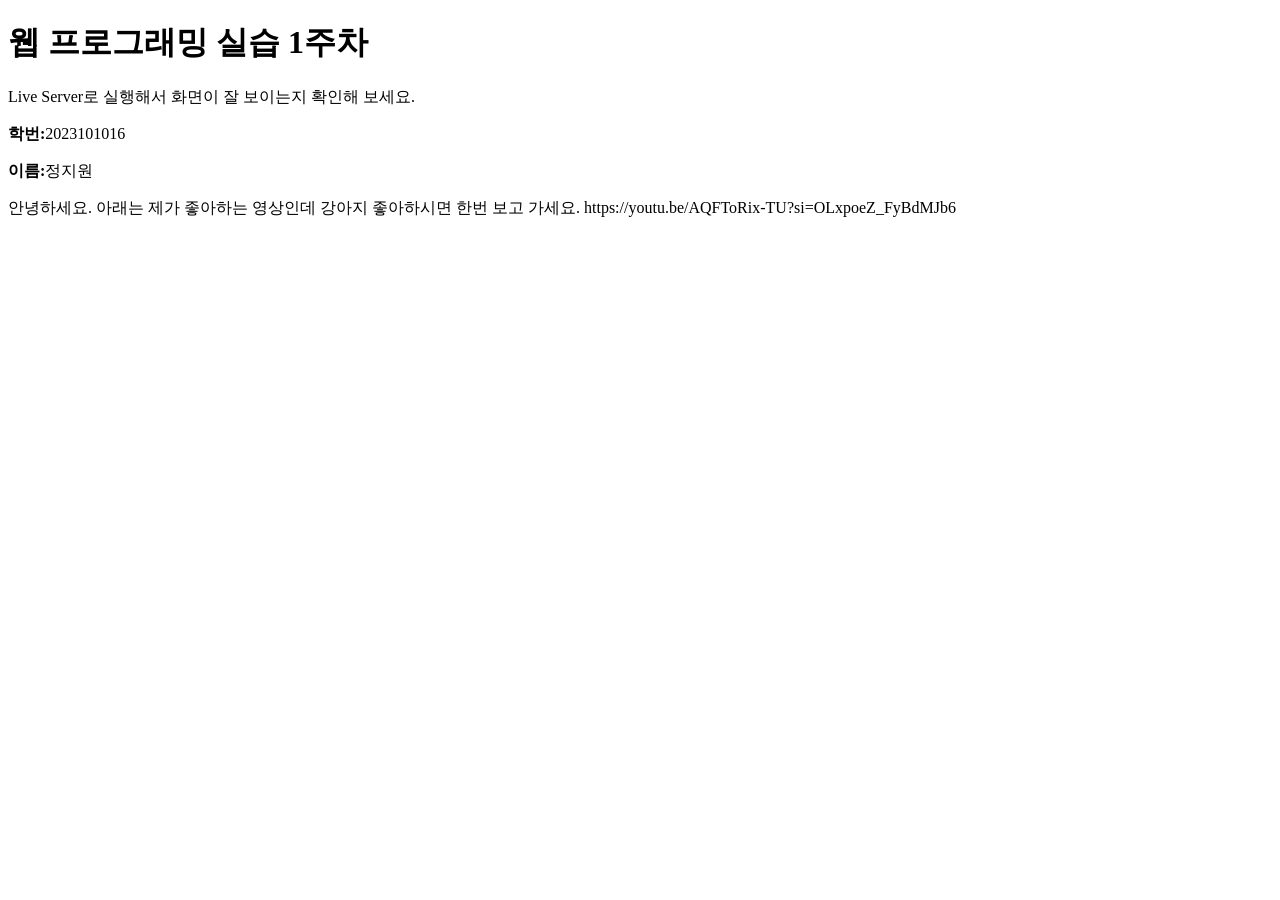
<file: 01-setup/index.html>
<!doctype html>
<html lang="ko">
  <head>
    <meta charset="UTF-8" />
    <meta name="viewport" content="width=device-width, initial-scale=1.0" />
    <title>1주차 - 개발환경 세팅</title>
  </head>
  <body>
    <!-- h1은 가장 큰 제목입니다. 페이지의 주제를 보여줄 때 자주 사용합니다. -->
    <h1>웹 프로그래밍 실습 1주차</h1>

    <!-- p는 문단입니다. 설명 문장을 적을 때 사용합니다. -->
    <p>Live Server로 실행해서 화면이 잘 보이는지 확인해 보세요.</p>

    <!-- strong은 중요한 글자를 강조할 때 사용합니다. -->
    <p><strong>학번:</strong>2023101016</p>
    <p><strong>이름:</strong>정지원</p>

    <!-- 아래 문장은 학생이 자유롭게 바꿔 보도록 만든 예시입니다. -->
    <p>안녕하세요. 아래는 제가 좋아하는 영상인데 강아지 좋아하시면 한번 보고 가세요.
      https://youtu.be/AQFToRix-TU?si=OLxpoeZ_FyBdMJb6
    </p>
  </body>
</html>
</file>
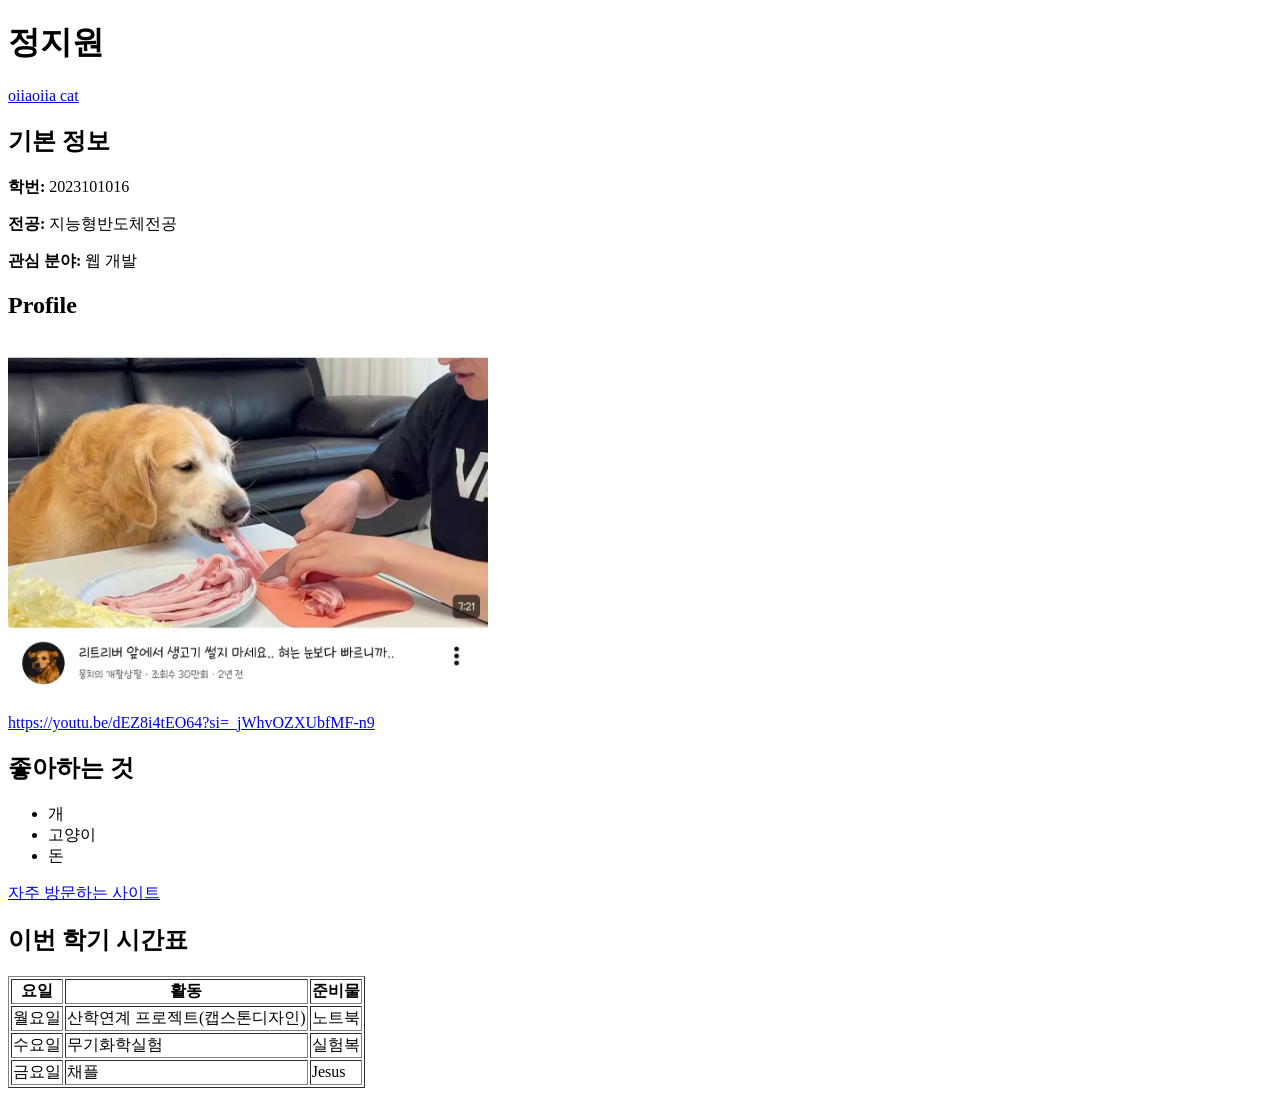
<file: 02-html/homework_1~2/index.html>
<!DOCTYPE html>
<html lang="ko">
  <head>
    <meta charset="UTF-8" />
    <meta name="viewport" content="width=device-width, initial-scale=1.0" />
    <title>정지원 - 자기소개 페이지</title>
  </head>
  <body>
    <header>
      <!-- TODO: 자신의 이름으로 수정해보세요. -->
      <h1>정지원</h1>
      <!-- TODO: 자신을 소개하는 한 줄 문장으로 수정해보세요. -->
      <p><A href = "https://youtu.be/bN1shALfJqg?si=YOX1mtsT3r0qKkCJ" target = "_blank" > oiiaoiia cat </A></p>
    </header>

    <main>
      <section>
        <h2>기본 정보</h2>
        <p><strong>학번:</strong> 2023101016</p>
        <p><strong>전공:</strong> 지능형반도체전공</p>
        <p><strong>관심 분야:</strong> 웹 개발</p>
      </section>

      <section>
        <h2>Profile</h2>
        <!-- TODO: alt 문구를 자신에게 맞게 조금 더 구체적으로 바꿔보세요. -->
        <img
          src="./HEp1PUDa8AAmBuq.jpg"
          alt="자기소개용 기본 프로필 이미지"
          width="480"
        />
        <p><A href = "https://youtu.be/dEZ8i4tEO64?si=_jWhvOZXUbfMF-n9" target = "_blank" > https://youtu.be/dEZ8i4tEO64?si=_jWhvOZXUbfMF-n9</A></p>
      </section>
      
      <section>
        <h2>좋아하는 것</h2>
        <ul>
          <!-- TODO: 자신이 좋아하는 활동이나 취미를 3개 이상 작성해보세요. -->
          <li>개</li>
          <li>고양이</li>
          <li>돈</li>
        </ul>

        <!-- TODO: 자주 방문하는 사이트 주소와 문구를 수정해보세요. -->
        <p>
          <a href="https://www.dhlottery.co.kr/" target="_blank">자주 방문하는 사이트</a>
        </p>
      </section>

      <section>
        <h2>이번 학기 시간표</h2>
        <table border="1">
          <tr>
            <th>요일</th>
            <th>활동</th>
            <th>준비물</th>
          </tr>
          <tr>
            <td>월요일</td>
            <td>산학연계 프로젝트(캡스톤디자인)</td>
            <td>노트북</td>
          </tr>
          <tr>
            <td>수요일</td>
            <td>무기화학실험</td>
            <td>실험복</td>
          </tr>
          <tr>
            <td>금요일</td>
            <td>채플</td>
            <td>Jesus</td>
          </tr>
        </table>
      </section>
    </main>
  </body>
</html>
</file>
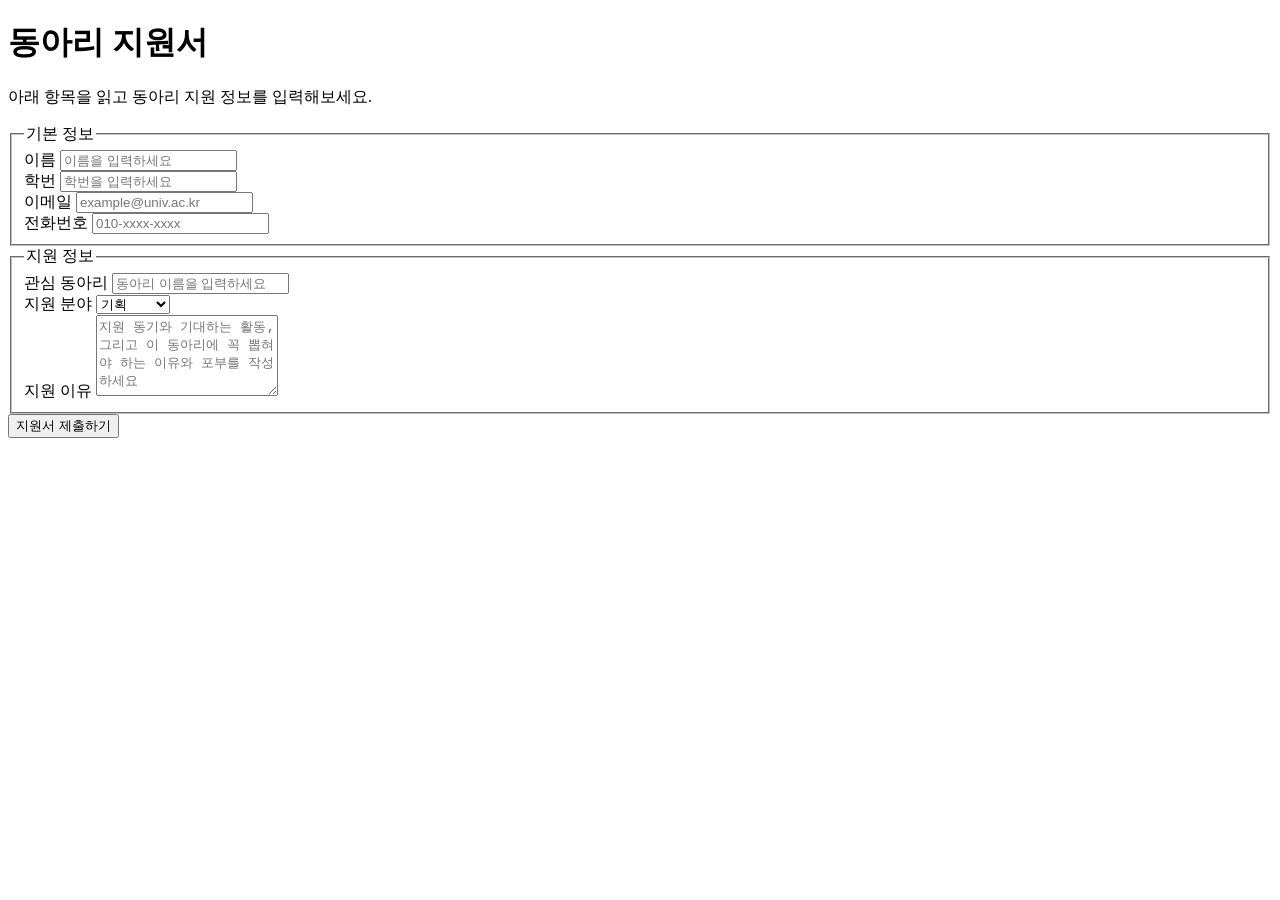
<file: 02-html/homework_3/index.html>
<!DOCTYPE html>
<html lang="ko">
  <head>
    <meta charset="UTF-8" />
    <meta name="viewport" content="width=device-width, initial-scale=1.0" />
    <title>동아리 지원 폼</title>
  </head>
  <body>
    <h1>동아리 지원서</h1>
    <p>아래 항목을 읽고 동아리 지원 정보를 입력해보세요.</p>

    <form>
      <fieldset>
        <legend>기본 정보</legend>

        <div>
          <label for="student-name">이름</label>
          <input id="student-name" type="text" placeholder="이름을 입력하세요" />
        </div>

        <div>
          <label for="student-id">학번</label>
          <input id="student-id" type="text" placeholder="학번을 입력하세요" />
        </div>

        <div>
          <label for="student-email">이메일</label>
          <input
            id="student-email"
            type="email"
            placeholder="example@univ.ac.kr"
          />
        </div>

        <div>
          <label for="student-number">전화번호</label>
          <input
            id="student=number"
            type="number"
            placeholder="010-xxxx-xxxx"
          />
        </div>
      </fieldset>

      <fieldset>
        <legend>지원 정보</legend>

        <div>
          <label for="club-name">관심 동아리</label>
          <input id="club-name" type="text" placeholder="동아리 이름을 입력하세요" />
        </div>

        <div>
          <label for="part">지원 분야</label>
          <select id="part">
            <option>기획</option>
            <option>디자인</option>
            <option>홍보</option>
            <option>개발</option>
            <option>마스코트</option>
          </select>
        </div>

        <div>
          <label for="reason">지원 이유</label>
          <textarea
            id="reason"
            rows="5"
            placeholder="지원 동기와 기대하는 활동, 그리고 이 동아리에 꼭 뽑혀야 하는 이유와 포부를 작성하세요"
          ></textarea>
        </div>
      </fieldset>

      <button type="submit">지원서 제출하기</button>
    </form>
  </body>
</html>
</file>
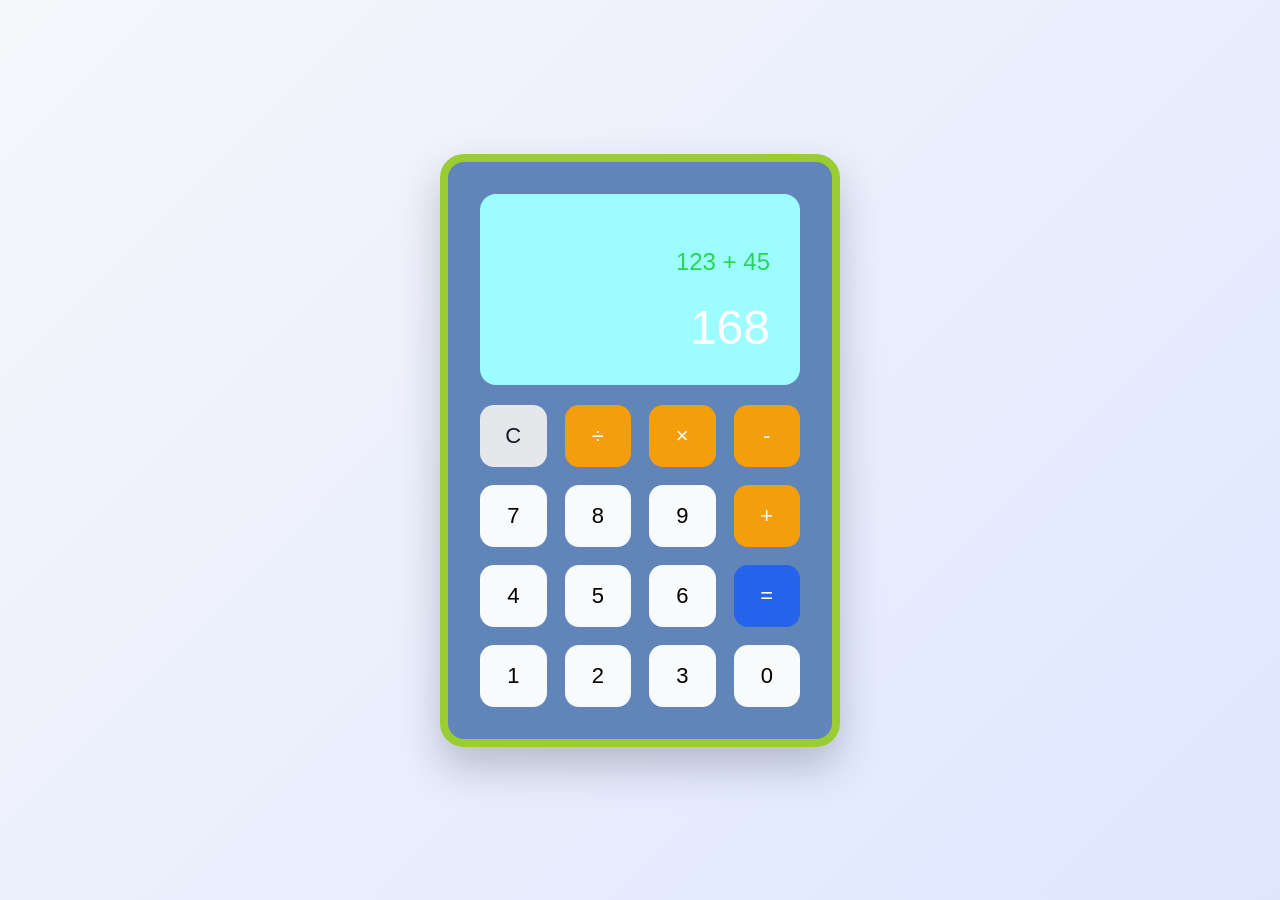
<file: 03-css/homework_1~2/index.html>
<!DOCTYPE html>
<html lang="ko">
  <head>
    <meta charset="UTF-8" />
    <meta name="viewport" content="width=device-width, initial-scale=1.0" />
    <title>계산기 디자인</title>
    <link rel="stylesheet" href="./style.css" />
  </head>
  <body>
    <div class="calculator">
      <div class="display">
        <p class="expression">123 + 45</p>
        <p class="result">168</p>
      </div>

      <div class="buttons">
        <button class="action">C</button>
        <button class="operator">÷</button>
        <button class="operator">×</button>
        <button class="operator">-</button>

        <button>7</button>
        <button>8</button>
        <button>9</button>
        <button class="operator">+</button>

        <button>4</button>
        <button>5</button>
        <button>6</button>
        <button class="equal">=</button>

        <button>1</button>
        <button>2</button>
        <button>3</button>
        <button>0</button>
      </div>
    </div>
  </body>
</html>
</file>
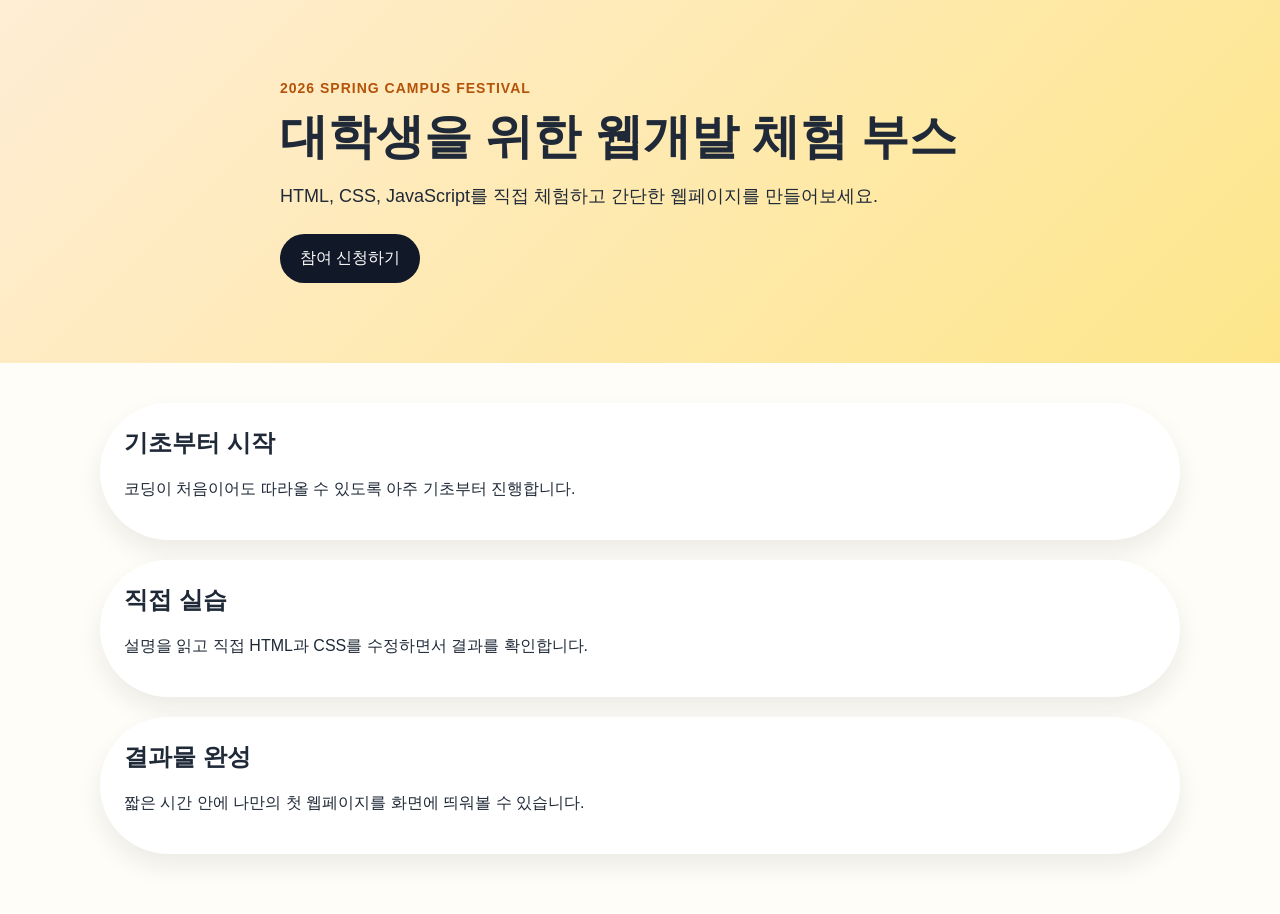
<file: 03-css/homework_3/index.html>
<!DOCTYPE html>
<html lang="ko">
  <head>
    <meta charset="UTF-8" />
    <meta name="viewport" content="width=device-width, initial-scale=1.0" />
    <title>캠퍼스 랜딩 페이지</title>
    <link rel="stylesheet" href="./style.css" />
  </head>
  <body>
    <header class="hero">
      <div class="hero-content">
        <p class="eyebrow">2026 SPRING CAMPUS FESTIVAL</p>
        <h1>대학생을 위한 웹개발 체험 부스</h1>
        <p class="hero-text">
          HTML, CSS, JavaScript를 직접 체험하고 간단한 웹페이지를 만들어보세요.
        </p>
        <a class="hero-button" href="#">참여 신청하기</a>
      </div>
    </header>

    <section class="info-section">
      <article class="info-card">
        <h2>기초부터 시작</h2>
        <p>코딩이 처음이어도 따라올 수 있도록 아주 기초부터 진행합니다.</p>
      </article>

      <article class="info-card">
        <h2>직접 실습</h2>
        <p>설명을 읽고 직접 HTML과 CSS를 수정하면서 결과를 확인합니다.</p>
      </article>

      <article class="info-card">
        <h2>결과물 완성</h2>
        <p>짧은 시간 안에 나만의 첫 웹페이지를 화면에 띄워볼 수 있습니다.</p>
      </article>
    </section>
  </body>
</html>
</file>
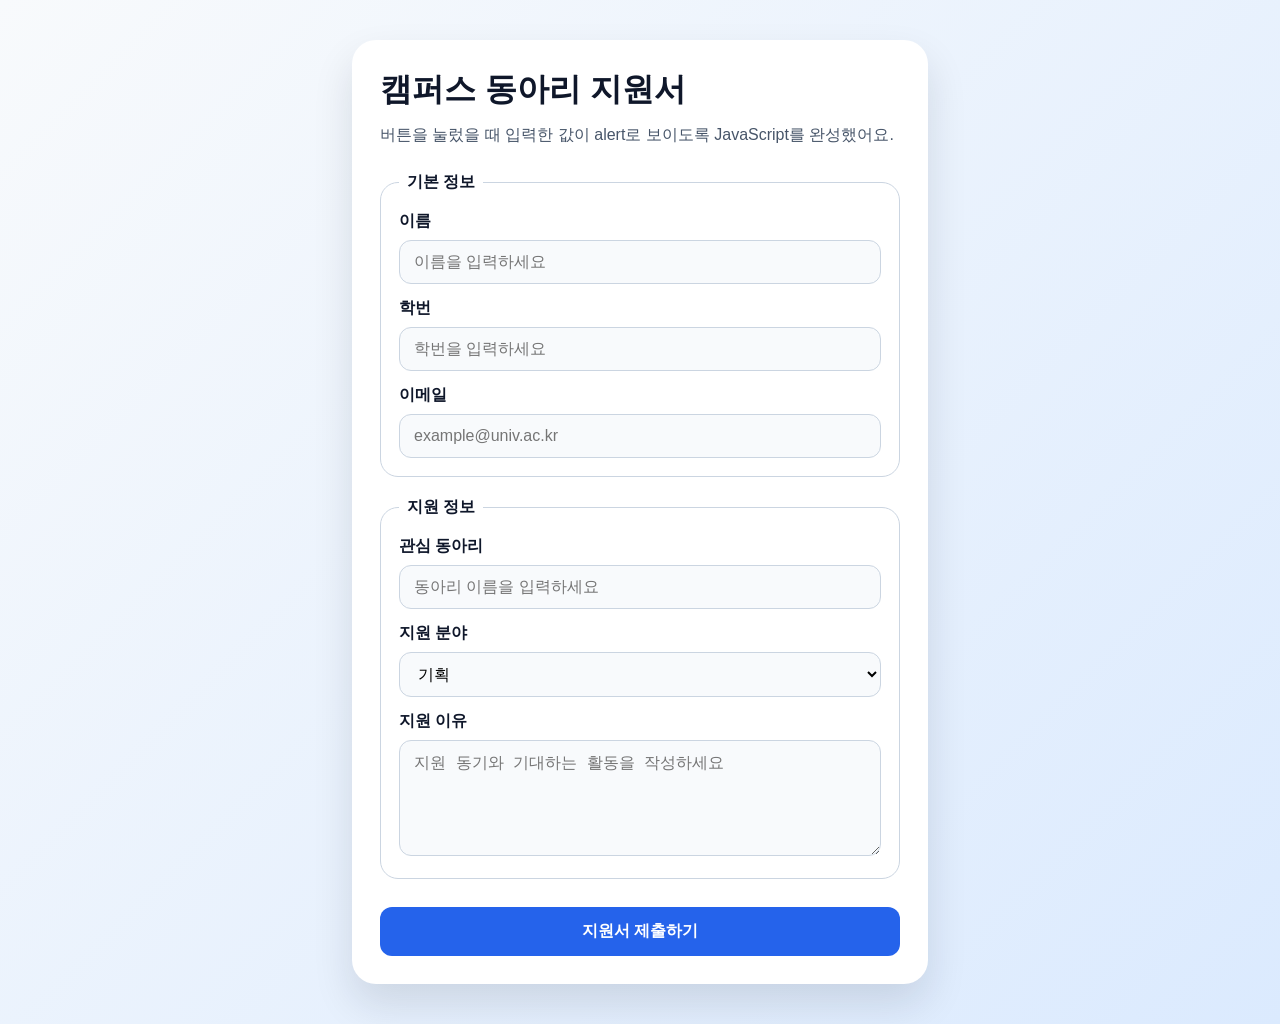
<file: 04-javascript/homework_1/index.html>
<!DOCTYPE html>
<html lang="ko">
  <head>
    <meta charset="UTF-8" />
    <meta name="viewport" content="width=device-width, initial-scale=1.0" />
    <title>동아리 지원서 제출</title>
    <link rel="stylesheet" href="./style.css" />
  </head>
  <body>
    <div class="page">
      <form class="application-form" id="club-form">
        <h1>캠퍼스 동아리 지원서</h1>
        <p class="description">버튼을 눌렀을 때 입력한 값이 alert로 보이도록 JavaScript를 완성했어요.</p>

        <fieldset>
          <legend>기본 정보</legend>

          <label for="student-name">이름</label>
          <input id="student-name" type="text" placeholder="이름을 입력하세요" />

          <label for="student-id">학번</label>
          <input id="student-id" type="text" placeholder="학번을 입력하세요" />

          <label for="student-email">이메일</label>
          <input
            id="student-email"
            type="email"
            placeholder="example@univ.ac.kr"
          />
        </fieldset>

        <fieldset>
          <legend>지원 정보</legend>

          <label for="club-name">관심 동아리</label>
          <input id="club-name" type="text" placeholder="동아리 이름을 입력하세요" />

          <label for="part">지원 분야</label>
          <select id="part">
            <option>기획</option>
            <option>디자인</option>
            <option>홍보</option>
            <option>개발</option>
          </select>

          <label for="reason">지원 이유</label>
          <textarea
            id="reason"
            rows="5"
            placeholder="지원 동기와 기대하는 활동을 작성하세요"
          ></textarea>
        </fieldset>

        <button type="submit">지원서 제출하기</button>
      </form>
    </div>

    <script src="./script.js"></script>
  </body>
</html>
</file>
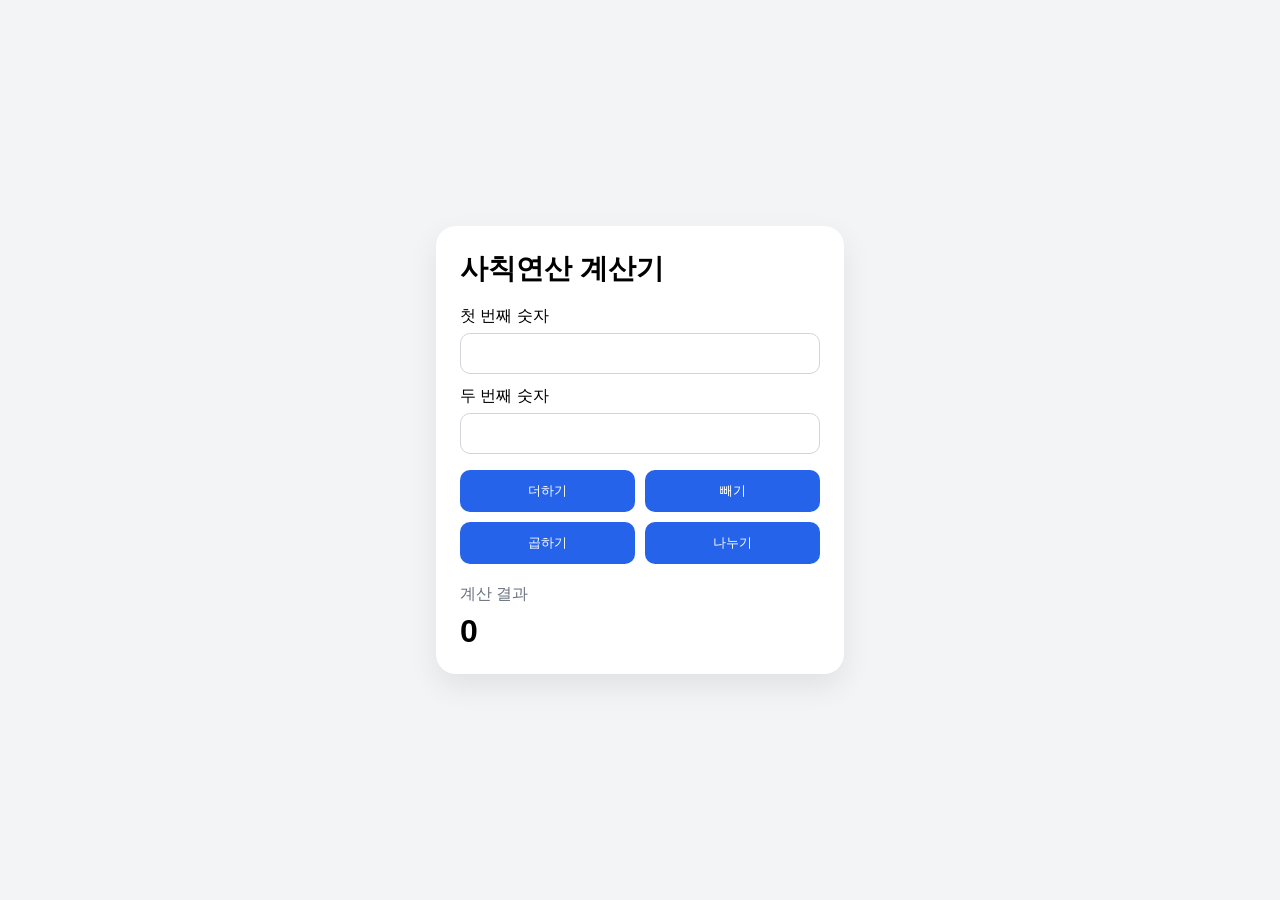
<file: 04-javascript/homework_2/index.html>
<!DOCTYPE html>
<html lang="ko">
  <head>
    <meta charset="UTF-8" />
    <meta name="viewport" content="width=device-width, initial-scale=1.0" />
    <title>JavaScript 계산기</title>
    <link rel="stylesheet" href="./style.css" />
  </head>
  <body>
    <div class="calculator">
      <h1>사칙연산 계산기</h1>

      <label for="first-number">첫 번째 숫자</label>
      <input id="first-number" type="number" />

      <label for="second-number">두 번째 숫자</label>
      <input id="second-number" type="number" />

      <div class="button-row">
        <button id="add-button">더하기</button>
        <button id="subtract-button">빼기</button>
        <button id="multiply-button">곱하기</button>
        <button id="divide-button">나누기</button>
      </div>

      <p class="result-label">계산 결과</p>
      <p id="result">0</p>
    </div>

    <script src="./script.js"></script>
  </body>
</html>
</file>
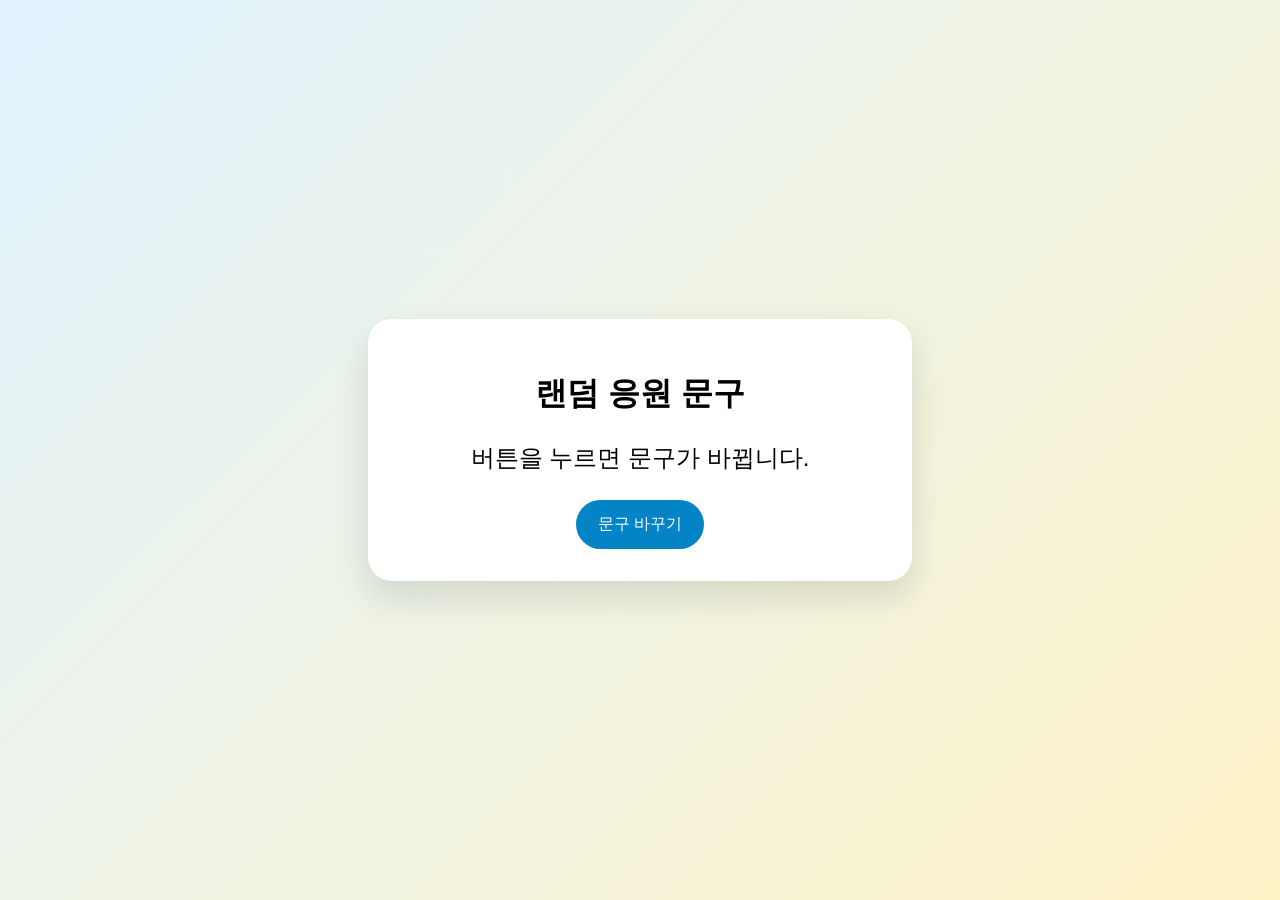
<file: 04-javascript/homework_3-1/index.html>
<!DOCTYPE html>
<html lang="ko">
  <head>
    <meta charset="UTF-8" />
    <meta name="viewport" content="width=device-width, initial-scale=1.0" />
    <title>랜덤 문구 출력</title>
    <link rel="stylesheet" href="./style.css" />
  </head>
  <body>
    <main class="quote-card">
      <h1>랜덤 응원 문구</h1>
      <p id="quote-text">버튼을 누르면 문구가 바뀝니다.</p>
      <button id="quote-button">문구 바꾸기</button>
    </main>

    <script src="./script.js"></script>
  </body>
</html>
</file>
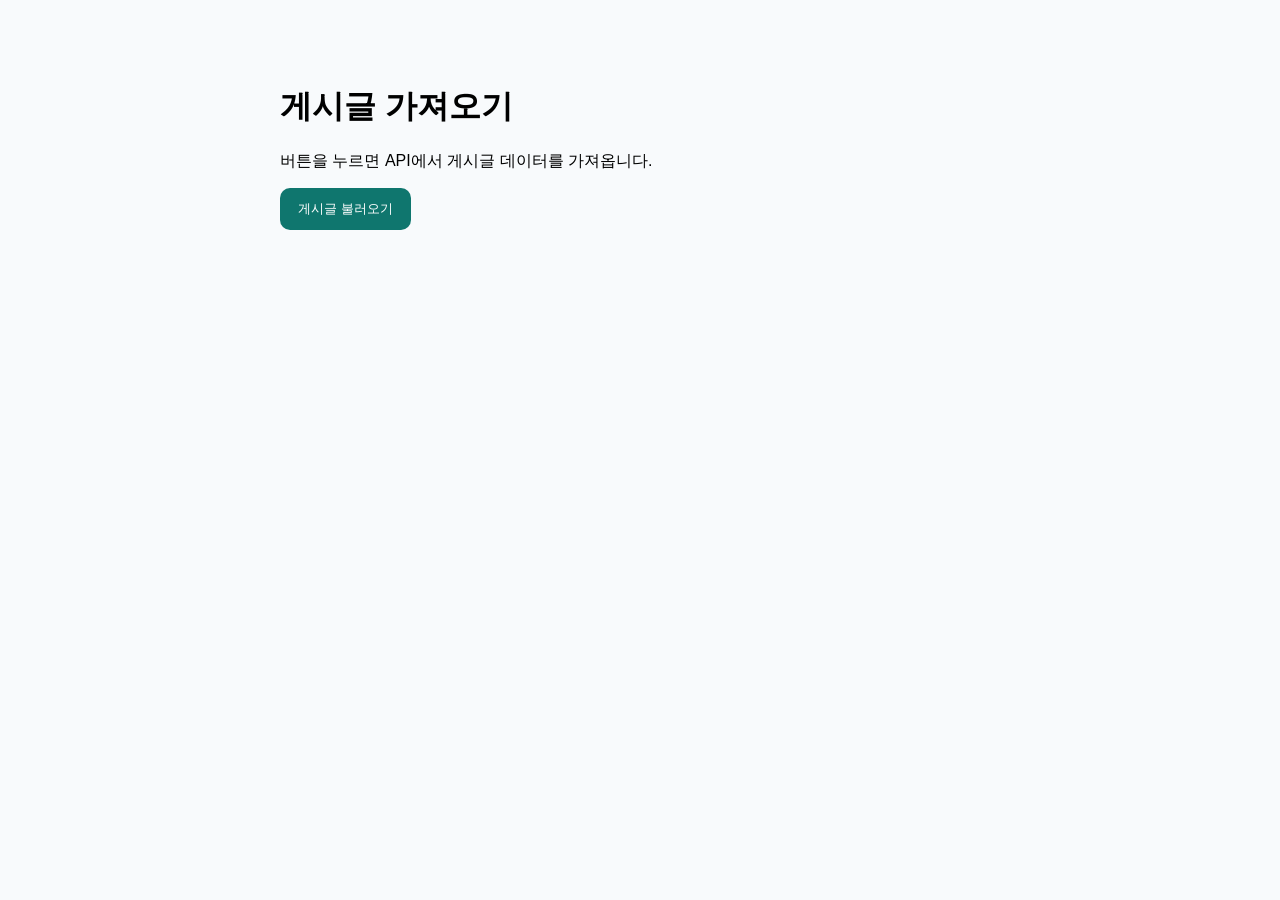
<file: 06-http-fetch/homework_1/index.html>
<!DOCTYPE html>
<html lang="ko">
  <head>
    <meta charset="UTF-8" />
    <meta name="viewport" content="width=device-width, initial-scale=1.0" />
    <title>HTTP fetch 실습</title>
    <link rel="stylesheet" href="./style.css" />
  </head>
  <body>
    <main class="container">
      <h1>게시글 가져오기</h1>
      <p>버튼을 누르면 API에서 게시글 데이터를 가져옵니다.</p>

      <button id="load-button">게시글 불러오기</button>
      <div id="post-list" class="post-list"></div>
    </main>

    <script src="./script.js"></script>
  </body>
</html>

<!-- Q1. Request와 Response란?-->
<!-- Request: 클라이언트가 서버 쪽에 보내는 요청 메시지 -->
<!-- Response: 서버가 클라이언트에게 되돌려주는 응답 메시지 -->

<!-- Q2. API가 필요한 이유-->
<!-- API는 서로 다른 프로그램이 데이터를 주고받을 수 있게 해준다. API를 쓰면 기능을 따로 구현하지 않고도 원하는 기능을 다른 프로그램에서 빌려와 사용할 수 있다-->
<!-- EX. 날씨 정보 API 등등-->

<!--Q3. JSON이라는 형식이 필요한 이유-->
<!--JSON은 데이터를 구조적으로 표현하기 위한 형식. 서버-클라이언트 간 데이터를 주고받을 때 데이터 형식을 통일시킬 필요가 있는데, JSON은 다양한 언어에서 쉽게 사용이 가능해서 자주 쓰인다.-->
</file>
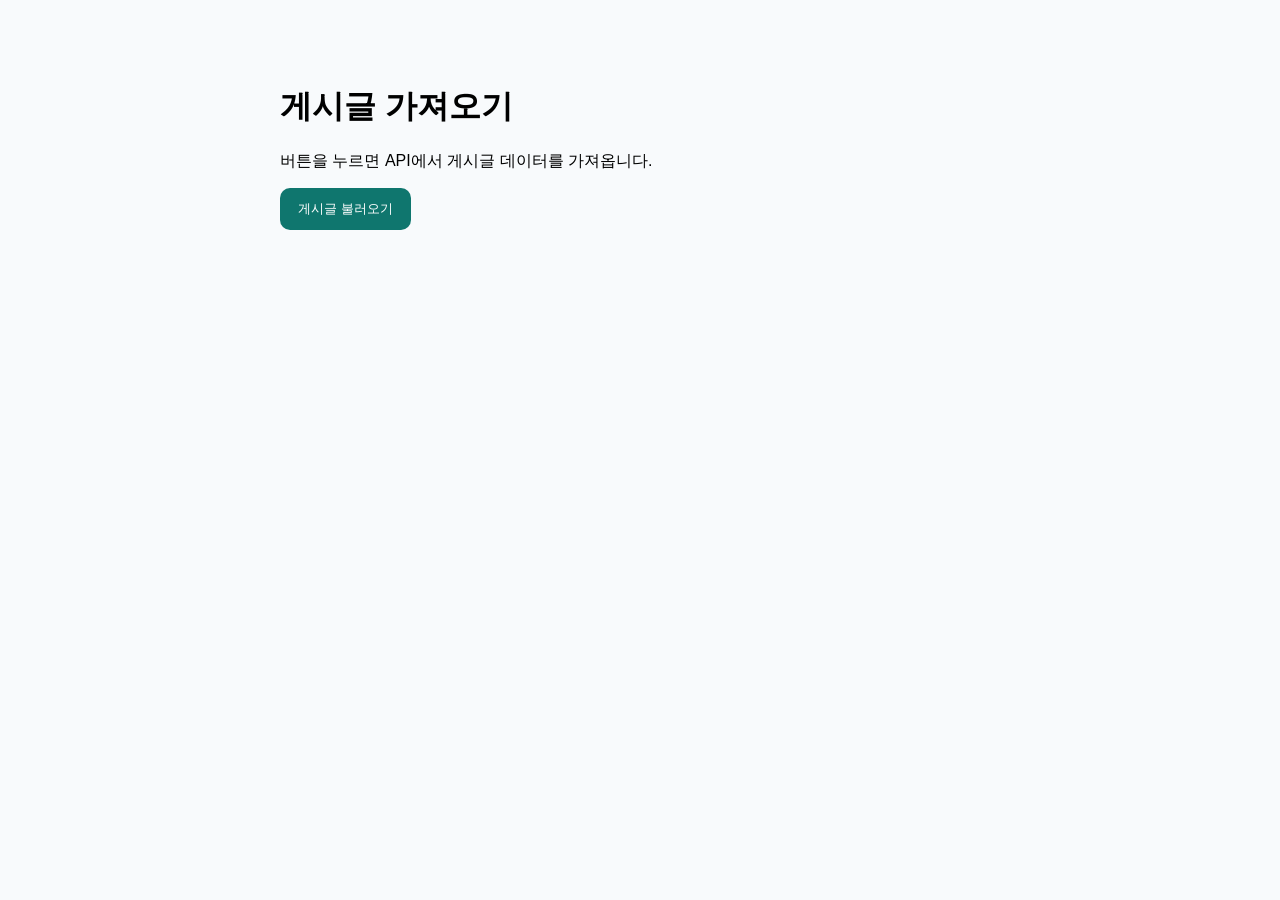
<file: 06-http-fetch/homework_2/index.html>
<!DOCTYPE html>
<html lang="ko">
  <head>
    <meta charset="UTF-8" />
    <meta name="viewport" content="width=device-width, initial-scale=1.0" />
    <title>HTTP fetch 실습</title>
    <link rel="stylesheet" href="./style.css" />
  </head>
  <body>
    <main class="container">
      <h1>게시글 가져오기</h1>
      <p>버튼을 누르면 API에서 게시글 데이터를 가져옵니다.</p>

      <button id="load-button">게시글 불러오기</button>
      <div id="post-list" class="post-list"></div>
    </main>

    <script src="./script.js"></script>
  </body>
</html>
</file>
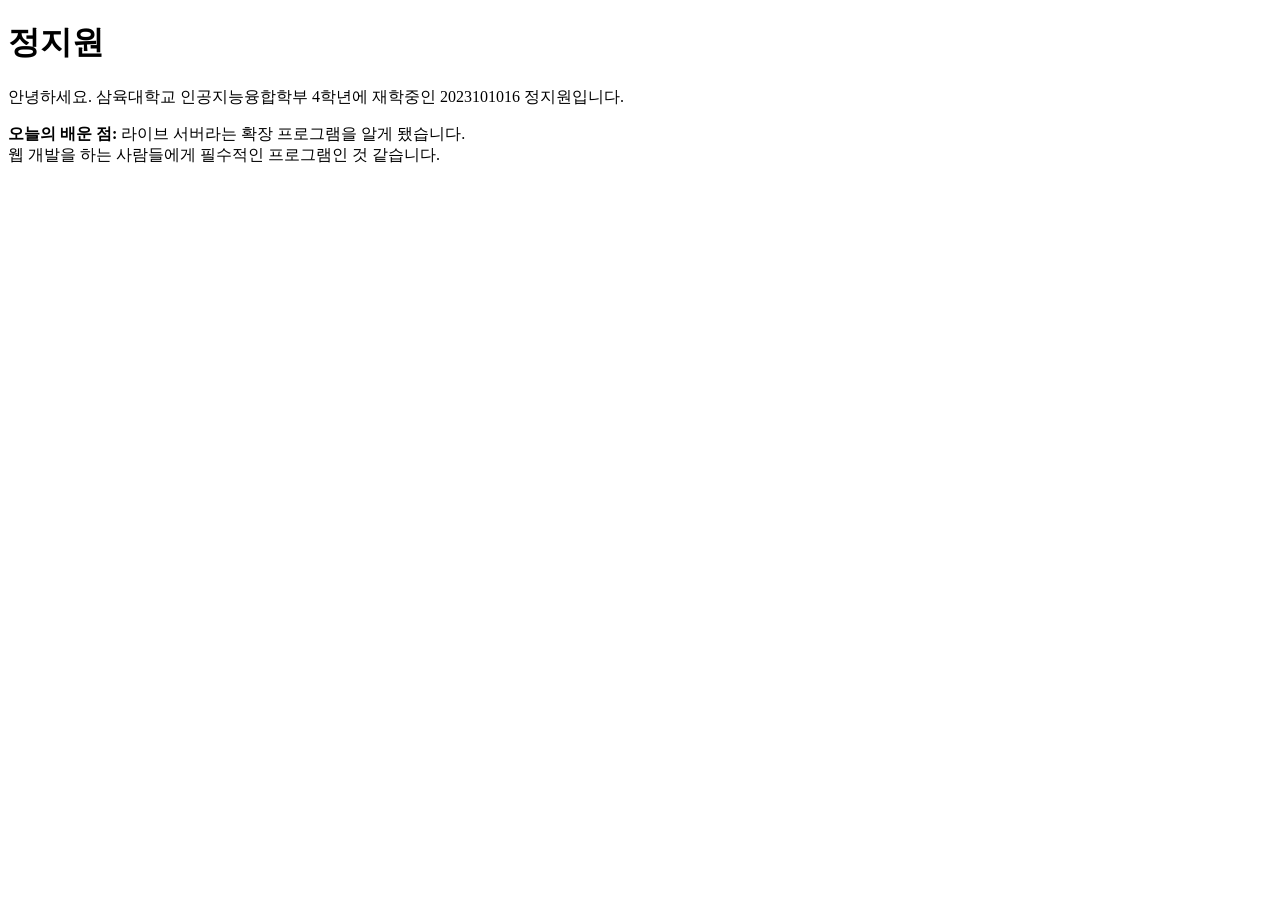
<file: 01-setup/index-1.html>
<!DOCTYPE html>
<html lang="ko">
  <head>
    <meta charset="UTF-8" />
    <meta name="viewport" content="width=device-width, initial-scale=1.0" />
    <title>HTML Playground</title>
  </head>
  <body>
    <!-- TODO: 아래 제목을 자신의 이름으로 바꿔보세요. -->
    <h1>정지원</h1>

    <!-- TODO: 아래 문장을 자기소개 한 줄로 바꿔보세요. -->
    <p>안녕하세요. 삼육대학교 인공지능융합학부 4학년에 재학중인 2023101016 정지원입니다.</p>

    <!-- TODO: 문단을 하나 더 추가해서 오늘 배운 점을 적어보세요. -->
     <p><strong>오늘의 배운 점:</strong> 라이브 서버라는 확장 프로그램을 알게 됐습니다.<br>
      웹 개발을 하는 사람들에게 필수적인 프로그램인 것 같습니다.</p>
  </body>
</html>
</file>
<file: 03-css/homework_1~2/style.css>
/* 페이지 전체 배경과 기본 글꼴을 지정합니다. */
body {
  margin: 0;
  min-height: 100vh;
  display: flex;
  justify-content: center;
  align-items: center;
  background: linear-gradient(135deg, #f6f7fb, #dfe7ff);
  font-family: Arial, sans-serif;
}

/* 계산기 바깥 상자입니다. */
.calculator {
  width: 320px;
  padding: 32px;
  border: 8px solid yellowgreen;
  border-radius: 24px;
  background-color: #6185b8;
  box-shadow: 0 20px 40px rgba(31, 41, 55, 0.25);
}

/* 계산 결과가 표시되는 영역입니다. */
.display {
  margin-bottom: 20px;
  padding: 30px;
  border-radius: 16px;
  background-color: #9dfcff;
  color: #ffffff;
  text-align: right;
}

.expression {
  min-height: 24px;
  color: #2cd356;
  font-size: 24px;
}

.result {
  margin: 8px 0 0;
  min-height: 40px;
  font-size: 48px;
}

/* 버튼들을 격자 형태로 배치합니다. */
.buttons {
  display: grid;
  grid-template-columns: repeat(4, 1fr);
  gap: 18px;
}

/* 모든 버튼의 공통 스타일입니다. */
button {
  border: none;
  border-radius: 14px;
  padding: 18px 0;
  font-size: 22px;
  cursor: pointer;
  background-color: #f9fafb;
}

/* 연산자 버튼은 눈에 띄게 색을 다르게 줍니다. */
.operator {
  background-color: #f59e0b;
  color: #ffffff;
}

/* 등호 버튼은 두 칸을 차지하도록 만듭니다. */
.action {
  background-color: #e5e7eb;
  color: #111827;
}

.equal {
  background-color: #2563eb;
  color: #ffffff;
}
</file>
<file: 03-css/homework_3/style.css>
body {
  margin: 0;
  font-family: Arial, sans-serif;
  background-color: #fffdf7;
  color: #1f2937;
}

.hero {
  padding: 80px 20px;
  background: linear-gradient(135deg, #ffedd5, #fde68a);
}

.hero-content {
  max-width: 720px;
  margin: 0 auto;
}

.eyebrow {
  margin: 0 0 12px;
  font-size: 14px;
  font-weight: bold;
  letter-spacing: 1px;
  color: #b45309;
}

.hero h1 {
  margin: 0 0 16px;
  font-size: 48px;
  line-height: 1.2;
}

.hero-text {
  margin: 0 0 24px;
  font-size: 18px;
  line-height: 1.6;
}

.hero-button {
  display: inline-block;
  padding: 14px 20px;
  border-radius: 999px;
  background-color: #111827;
  color: #ffffff;
  text-decoration: none;
}

.info-section {
  max-width: 1080px;
  margin: 0 auto;
  padding: 40px 20px 60px;
  display: grid;
  gap: 20px;
}

.info-card {
  grid: 1;
  padding: 24px;
  border-radius: 100px;
  background-color: #ffffff;
  box-shadow: 0 12px 24px rgba(15, 23, 42, 0.08);
}

.info-card h2 {
  margin-top: 0;
}
</file>
<file: 04-javascript/homework_1/style.css>
body {
  margin: 0;
  min-height: 100vh;
  background: linear-gradient(135deg, #f8fafc, #dbeafe);
  font-family: Arial, sans-serif;
  color: #0f172a;
}

.page {
  display: flex;
  justify-content: center;
  align-items: center;
  padding: 40px 20px;
}

.application-form {
  width: 100%;
  max-width: 520px;
  padding: 28px;
  border-radius: 24px;
  background-color: #ffffff;
  box-shadow: 0 20px 40px rgba(15, 23, 42, 0.12);
}

h1 {
  margin-top: 0;
  margin-bottom: 10px;
  font-size: 32px;
}

.description {
  margin-top: 0;
  margin-bottom: 24px;
  color: #475569;
  line-height: 1.6;
}

fieldset {
  margin: 0 0 20px;
  padding: 18px;
  border: 1px solid #cbd5e1;
  border-radius: 18px;
}

legend {
  padding: 0 8px;
  font-weight: bold;
}

label {
  display: block;
  margin-top: 14px;
  margin-bottom: 8px;
  font-weight: bold;
}

label:first-of-type {
  margin-top: 0;
}

input,
select,
textarea,
button {
  width: 100%;
  box-sizing: border-box;
  border-radius: 12px;
  font-size: 16px;
}

input,
select,
textarea {
  padding: 12px 14px;
  border: 1px solid #cbd5e1;
  background-color: #f8fafc;
}

textarea {
  resize: vertical;
}

button {
  margin-top: 8px;
  border: none;
  padding: 14px;
  background-color: #2563eb;
  color: #ffffff;
  font-weight: bold;
  cursor: pointer;
}
</file>
<file: 04-javascript/homework_2/style.css>
body {
  margin: 0;
  min-height: 100vh;
  display: flex;
  justify-content: center;
  align-items: center;
  background-color: #f3f4f6;
  font-family: Arial, sans-serif;
}

.calculator {
  width: 360px;
  padding: 24px;
  border-radius: 20px;
  background-color: #ffffff;
  box-shadow: 0 12px 30px rgba(0, 0, 0, 0.08);
}

h1 {
  margin-top: 0;
  font-size: 28px;
}

label {
  display: block;
  margin-top: 12px;
  margin-bottom: 6px;
}

input {
  width: 100%;
  box-sizing: border-box;
  padding: 12px;
  border: 1px solid #d1d5db;
  border-radius: 10px;
}

.button-row {
  display: grid;
  grid-template-columns: repeat(2, 1fr);
  gap: 10px;
  margin-top: 16px;
}

button {
  padding: 12px;
  border: none;
  border-radius: 10px;
  background-color: #2563eb;
  color: #ffffff;
  cursor: pointer;
}

.result-label {
  margin-top: 20px;
  margin-bottom: 8px;
  color: #6b7280;
}

#result {
  margin: 0;
  font-size: 32px;
  font-weight: bold;
}
</file>
<file: 04-javascript/homework_3-1/style.css>
body {
  margin: 0;
  min-height: 100vh;
  display: flex;
  justify-content: center;
  align-items: center;
  background: linear-gradient(135deg, #e0f2fe, #fef3c7);
  font-family: Arial, sans-serif;
}

.quote-card {
  width: 100%;
  max-width: 480px;
  padding: 32px;
  border-radius: 24px;
  background-color: #ffffff;
  text-align: center;
  box-shadow: 0 16px 32px rgba(15, 23, 42, 0.12);
}

#quote-text {
  margin: 24px 0;
  font-size: 24px;
  line-height: 1.5;
}

button {
  border: none;
  border-radius: 999px;
  padding: 14px 22px;
  background-color: #0284c7;
  color: #ffffff;
  font-size: 16px;
  cursor: pointer;
}
</file>
<file: 06-http-fetch/homework_1/style.css>
body {
  margin: 0;
  background-color: #f8fafc;
  font-family: Arial, sans-serif;
}

.container {
  max-width: 720px;
  margin: 40px auto;
  padding: 24px;
}

button {
  padding: 12px 18px;
  border: none;
  border-radius: 10px;
  background-color: #0f766e;
  color: #ffffff;
  cursor: pointer;
}

.post-list {
  margin-top: 20px;
  display: grid;
  gap: 16px;
}

.post-card {
  padding: 18px;
  border-radius: 14px;
  background-color: #ffffff;
  box-shadow: 0 8px 20px rgba(15, 23, 42, 0.06);
}

.post-card h2 {
  margin-top: 0;
}
</file>
<file: 06-http-fetch/homework_2/style.css>
body {
  margin: 0;
  background-color: #f8fafc;
  font-family: Arial, sans-serif;
}

.container {
  max-width: 720px;
  margin: 40px auto;
  padding: 24px;
}

button {
  padding: 12px 18px;
  border: none;
  border-radius: 10px;
  background-color: #0f766e;
  color: #ffffff;
  cursor: pointer;
}

.post-list {
  margin-top: 20px;
  display: grid;
  gap: 16px;
}

.post-card {
  padding: 18px;
  border-radius: 14px;
  background-color: #ffffff;
  box-shadow: 0 8px 20px rgba(15, 23, 42, 0.06);
}

.post-card h2 {
  margin-top: 0;
}
</file>
